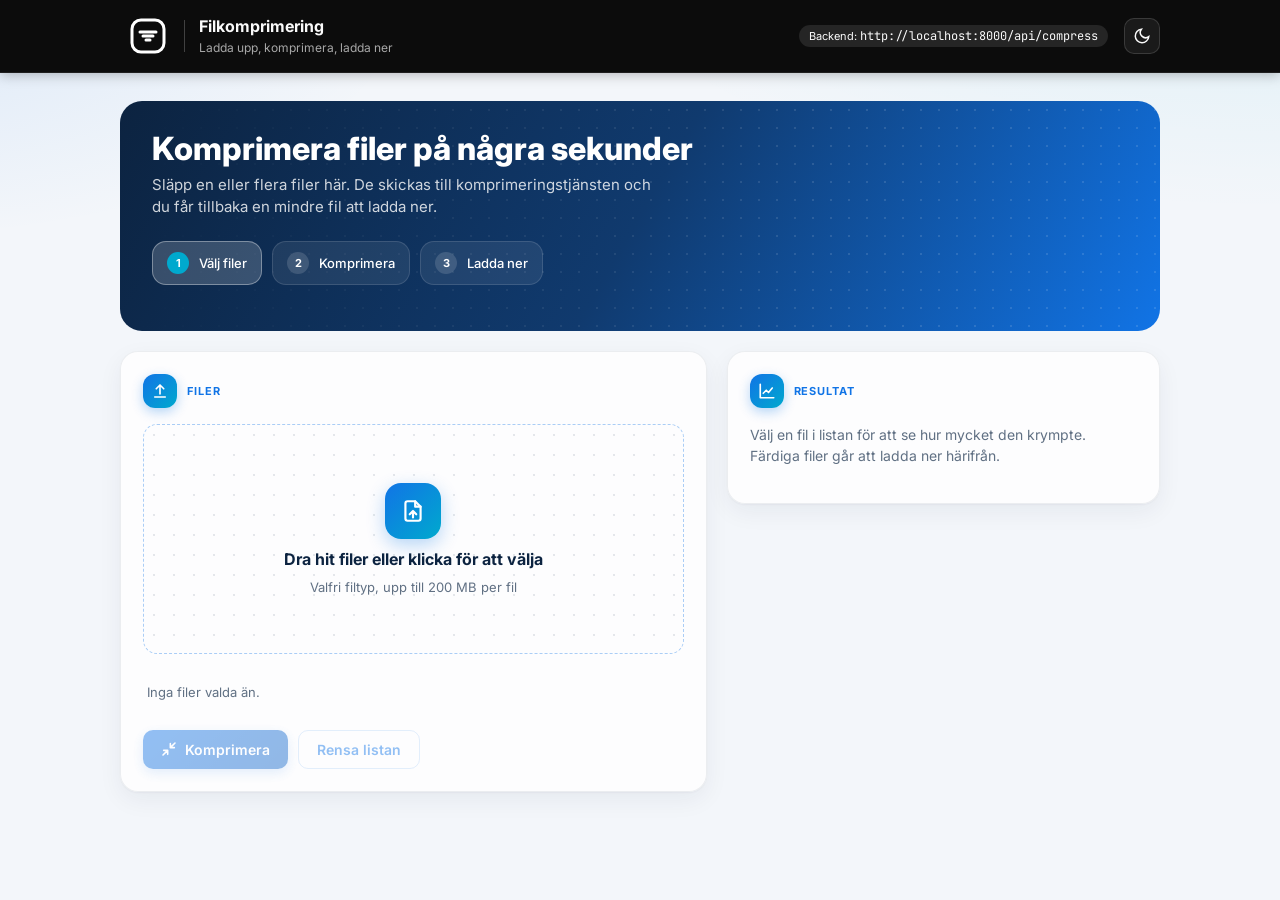
<file: index.html>
<!DOCTYPE html>
<html lang="sv">
<head>
<meta charset="UTF-8">
<meta name="viewport" content="width=device-width, initial-scale=1, viewport-fit=cover">
<title>Filkomprimering</title>
<link rel="preconnect" href="https://fonts.googleapis.com">
<link rel="preconnect" href="https://fonts.gstatic.com" crossorigin>
<link href="https://fonts.googleapis.com/css2?family=Inter:wght@400;500;600;700;800&family=JetBrains+Mono:wght@400;600&display=swap" rel="stylesheet">
<link rel="stylesheet" href="style.css">
</head>
<body>

<header class="is-header">
  <div class="is-header__inner">
    <a class="is-home" href="#" aria-label="Filkomprimering, startsida">
      <!-- Svart SVG som visas vit via filter: invert(1). Byt mot er egen logotyp. -->
      <svg class="is-logo" viewBox="0 0 44 44" aria-hidden="true">
        <rect x="6" y="6" width="32" height="32" rx="9" fill="none" stroke="#000" stroke-width="3"/>
        <path d="M14 18h16M17 22h10M20 26h4" stroke="#000" stroke-width="3" stroke-linecap="round"/>
      </svg>
      <span class="is-divider" aria-hidden="true"></span>
      <span>
        <span class="is-header__title">Filkomprimering</span><br>
        <span class="is-header__sub">Ladda upp, komprimera, ladda ner</span>
      </span>
    </a>
    <span class="is-header__spacer"></span>
    <span class="is-header-chip" id="apiChip">Backend: <span class="is-mono"></span></span>
    <button class="is-theme-btn" id="themeBtn" type="button" aria-label="Växla mörkt läge">
      <svg width="18" height="18" viewBox="0 0 24 24" fill="none" stroke="currentColor" stroke-width="2" stroke-linecap="round"><path d="M21 12.8A9 9 0 1 1 11.2 3a7 7 0 0 0 9.8 9.8z"/></svg>
    </button>
  </div>
</header>

<main>
  <section class="is-hero anim">
    <h1>Komprimera filer på några sekunder</h1>
    <p>Släpp en eller flera filer här. De skickas till komprimeringstjänsten och du får tillbaka en mindre fil att ladda ner.</p>
    <ol class="is-steps" aria-label="Förlopp">
      <li class="is-step is-active" data-step="1"><span class="is-step__n">1</span>Välj filer</li>
      <li class="is-step" data-step="2"><span class="is-step__n">2</span>Komprimera</li>
      <li class="is-step" data-step="3"><span class="is-step__n">3</span>Ladda ner</li>
    </ol>
  </section>

  <div class="grid-2">
    <!-- Uppladdning -->
    <section class="is-card anim anim-2" aria-labelledby="uploadTitle">
      <h2 class="is-section-title" id="uploadTitle">
        <span class="is-icon-tile"><svg viewBox="0 0 24 24" fill="none" stroke="currentColor" stroke-width="2.2" stroke-linecap="round" stroke-linejoin="round"><path d="M12 16V4M7 9l5-5 5 5M5 20h14"/></svg></span>
        Filer
      </h2>

      <label class="is-drop is-graph-surface" id="dropZone" tabindex="0">
        <input type="file" id="fileInput" multiple>
        <span class="is-drop__icon" aria-hidden="true">
          <svg width="26" height="26" viewBox="0 0 24 24" fill="none" stroke="currentColor" stroke-width="2" stroke-linecap="round" stroke-linejoin="round"><path d="M14 3H7a2 2 0 0 0-2 2v14a2 2 0 0 0 2 2h10a2 2 0 0 0 2-2V8z"/><path d="M14 3v5h5M12 18v-6M9 15l3-3 3 3"/></svg>
        </span>
        <span class="is-drop__title">Dra hit filer eller klicka för att välja</span>
        <span class="is-drop__hint" id="limitHint"></span>
      </label>

      <div class="is-list" id="fileList" role="list">
        <div class="is-empty" id="emptyState">Inga filer valda än.</div>
      </div>

      <div class="is-actions">
        <button class="is-btn" id="startBtn" type="button" disabled>
          <svg width="16" height="16" viewBox="0 0 24 24" fill="none" stroke="currentColor" stroke-width="2.4" stroke-linecap="round" stroke-linejoin="round"><path d="M4 14h6v6M20 10h-6V4M14 10l7-7M3 21l7-7"/></svg>
          Komprimera
        </button>
        <button class="is-btn is-btn--ghost" id="clearBtn" type="button" disabled>Rensa listan</button>
      </div>
    </section>

    <!-- Resultat -->
    <section class="is-card is-lift anim anim-3" aria-labelledby="resultTitle" aria-live="polite">
      <h2 class="is-section-title" id="resultTitle">
        <span class="is-icon-tile"><svg viewBox="0 0 24 24" fill="none" stroke="currentColor" stroke-width="2.2" stroke-linecap="round" stroke-linejoin="round"><path d="M3 3v18h18"/><path d="M7 15l4-4 3 3 5-6"/></svg></span>
        Resultat
      </h2>
      <div id="resultBody">
        <p class="is-placeholder">Välj en fil i listan för att se hur mycket den krympte. Färdiga filer går att ladda ner härifrån.</p>
      </div>
    </section>
  </div>
</main>

<script src="function.js" defer></script>
</body>
</html>
</file>
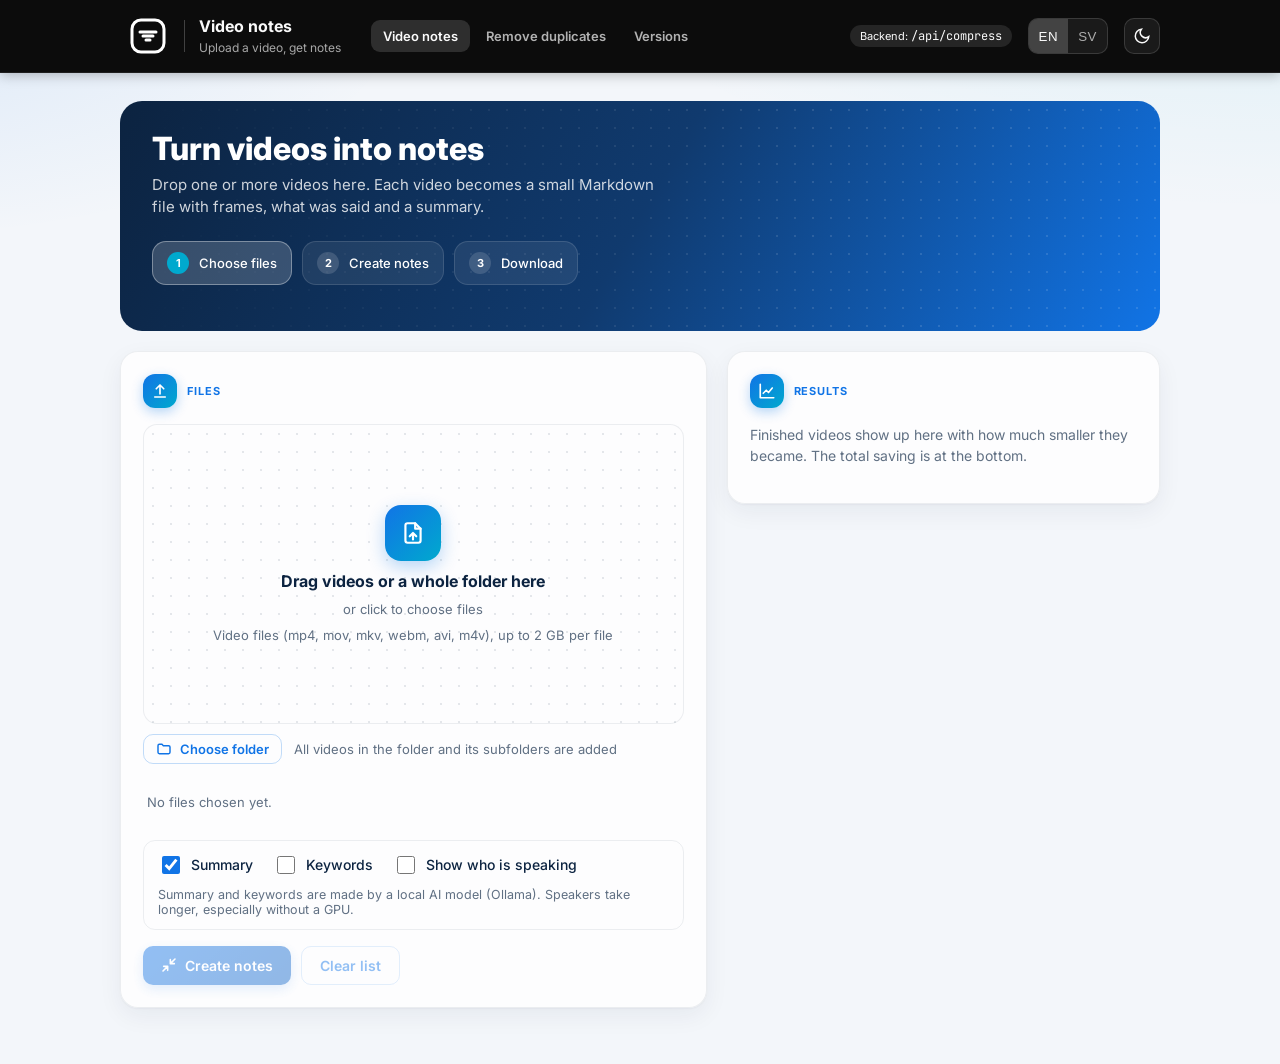
<file: src/website/static/index.html>
<!DOCTYPE html>
<html lang="en">
<head>
<meta charset="UTF-8">
<meta name="viewport" content="width=device-width, initial-scale=1, viewport-fit=cover">
<title data-i18n="app_title">Video notes</title>
<link rel="preconnect" href="https://fonts.googleapis.com">
<link rel="preconnect" href="https://fonts.gstatic.com" crossorigin>
<link href="https://fonts.googleapis.com/css2?family=Inter:wght@400;500;600;700;800&family=JetBrains+Mono:wght@400;600&display=swap" rel="stylesheet">
<link rel="stylesheet" href="style.css">
</head>
<body>

<header class="is-header">
  <div class="is-header__inner">
    <a class="is-home" href="#" data-i18n-attr="aria-label:home_aria">
      <!-- Black SVG shown white via filter: invert(1). Replace with your own logo. -->
      <svg class="is-logo" viewBox="0 0 44 44" aria-hidden="true">
        <rect x="6" y="6" width="32" height="32" rx="9" fill="none" stroke="#000" stroke-width="3"/>
        <path d="M14 18h16M17 22h10M20 26h4" stroke="#000" stroke-width="3" stroke-linecap="round"/>
      </svg>
      <span class="is-divider" aria-hidden="true"></span>
      <span>
        <span class="is-header__title" data-i18n="app_title">Video notes</span><br>
        <span class="is-header__sub" data-i18n="sub">Upload a video, get notes</span>
      </span>
    </a>
    <nav class="is-tabs" data-i18n-attr="aria-label:pages_aria">
      <a class="is-tab" href="index.html" aria-current="page" data-i18n="app_title">Video notes</a>
      <a class="is-tab" href="dedupe.html" data-i18n="dedupe_title">Remove duplicates</a>
      <a class="is-tab" href="versions.html" data-i18n="versions_title">Versions</a>
    </nav>
    <span class="is-header__spacer"></span>
    <span class="is-header-chip" id="apiChip"><span data-i18n="backend_label">Backend:</span> <span class="is-mono"></span></span>
    <div class="is-lang" role="group" data-i18n-attr="aria-label:lang_aria">
      <button type="button" data-lang="en" lang="en" aria-pressed="true">EN</button>
      <button type="button" data-lang="sv" lang="sv" aria-pressed="false">SV</button>
    </div>
    <button class="is-theme-btn" id="themeBtn" type="button" data-i18n-attr="aria-label:theme_aria">
      <svg width="18" height="18" viewBox="0 0 24 24" fill="none" stroke="currentColor" stroke-width="2" stroke-linecap="round"><path d="M21 12.8A9 9 0 1 1 11.2 3a7 7 0 0 0 9.8 9.8z"/></svg>
    </button>
  </div>
</header>

<main>
  <section class="is-hero anim">
    <h1 data-i18n="hero_h1">Turn videos into notes</h1>
    <p data-i18n="hero_p"></p>
    <ol class="is-steps" data-i18n-attr="aria-label:steps_aria">
      <li class="is-step is-active" data-step="1"><span class="is-step__n">1</span><span data-i18n="step_choose"></span></li>
      <li class="is-step" data-step="2"><span class="is-step__n">2</span><span data-i18n="step_create"></span></li>
      <li class="is-step" data-step="3"><span class="is-step__n">3</span><span data-i18n="step_download"></span></li>
    </ol>
  </section>

  <div class="grid-2">
    <!-- Upload -->
    <section class="is-card anim anim-2" aria-labelledby="uploadTitle">
      <h2 class="is-section-title" id="uploadTitle">
        <span class="is-icon-tile"><svg viewBox="0 0 24 24" fill="none" stroke="currentColor" stroke-width="2.2" stroke-linecap="round" stroke-linejoin="round"><path d="M12 16V4M7 9l5-5 5 5M5 20h14"/></svg></span>
        <span data-i18n="files_title"></span>
      </h2>

      <label class="is-drop is-graph-surface" id="dropZone" tabindex="0">
        <input type="file" id="fileInput" multiple accept="video/*,.mkv,.m4v">
        <span class="is-drop__icon" aria-hidden="true">
          <svg width="26" height="26" viewBox="0 0 24 24" fill="none" stroke="currentColor" stroke-width="2" stroke-linecap="round" stroke-linejoin="round"><path d="M14 3H7a2 2 0 0 0-2 2v14a2 2 0 0 0 2 2h10a2 2 0 0 0 2-2V8z"/><path d="M14 3v5h5M12 18v-6M9 15l3-3 3 3"/></svg>
        </span>
        <span class="is-drop__title" data-i18n="drop_title"></span>
        <span class="is-drop__hint" data-i18n="drop_hint"></span>
        <span class="is-drop__hint" id="limitHint"></span>
      </label>
      <input type="file" id="folderInput" webkitdirectory multiple hidden>
      <div class="is-folder-row">
        <button class="is-btn is-btn--ghost is-btn--sm" id="folderBtn" type="button">
          <svg width="16" height="16" viewBox="0 0 24 24" fill="none" stroke="currentColor" stroke-width="2.2" stroke-linecap="round" stroke-linejoin="round" aria-hidden="true"><path d="M3 7a2 2 0 0 1 2-2h4l2 2h8a2 2 0 0 1 2 2v8a2 2 0 0 1-2 2H5a2 2 0 0 1-2-2z"/></svg>
          <span data-i18n="folder_btn"></span>
        </button>
        <span class="is-drop__hint" data-i18n="folder_hint"></span>
      </div>

      <div class="is-queue-head" id="queueHead" hidden></div>
      <div class="is-list" id="fileList" role="list">
        <div class="is-empty" id="emptyState" data-i18n="no_files"></div>
      </div>

      <fieldset class="is-options" id="speakerOptions">
        <label class="is-check">
          <input type="checkbox" id="summaryInput" checked>
          <span data-i18n="opt_summary"></span>
        </label>
        <label class="is-check">
          <input type="checkbox" id="keywordsInput">
          <span data-i18n="opt_keywords"></span>
        </label>
        <label class="is-check">
          <input type="checkbox" id="speakersInput">
          <span data-i18n="opt_speakers"></span>
        </label>
        <label class="is-number" id="numSpeakersLabel">
          <span data-i18n="num_speakers"></span>
          <input type="number" id="numSpeakersInput" min="1" max="20" placeholder="auto" inputmode="numeric">
        </label>
        <p class="is-options__hint" data-i18n="options_hint"></p>
      </fieldset>

      <div class="is-actions">
        <button class="is-btn" id="startBtn" type="button" disabled>
          <svg width="16" height="16" viewBox="0 0 24 24" fill="none" stroke="currentColor" stroke-width="2.4" stroke-linecap="round" stroke-linejoin="round"><path d="M4 14h6v6M20 10h-6V4M14 10l7-7M3 21l7-7"/></svg>
          <span data-i18n="start"></span>
        </button>
        <button class="is-btn is-btn--ghost" id="clearBtn" type="button" disabled data-i18n="clear"></button>
      </div>
    </section>

    <!-- Results -->
    <section class="is-card is-lift anim anim-3" aria-labelledby="resultTitle" aria-live="polite">
      <h2 class="is-section-title" id="resultTitle">
        <span class="is-icon-tile"><svg viewBox="0 0 24 24" fill="none" stroke="currentColor" stroke-width="2.2" stroke-linecap="round" stroke-linejoin="round"><path d="M3 3v18h18"/><path d="M7 15l4-4 3 3 5-6"/></svg></span>
        <span data-i18n="results"></span>
      </h2>
      <div id="resultBody"></div>
    </section>
  </div>
</main>

<script src="i18n.js" defer></script>
<script src="function.js" defer></script>
</body>
</html>
</file>
<file: style.css>
/* Stilar för filkomprimeringssidan. Backend-adressen sätts i function.js (const API_URL). */
  :root {
    --primary: #1174E6;
    --navy: #0C2340;
    --teal: #00A9CE;
    --green: #2E7D32;
    --red: #C62828;
    --orange: #EF6C00;
    --grey: #546E7A;
    --page-bg: #F3F6FA;
    --surface: rgba(255,255,255,.78);
    --text: #0C2340;
    --text-soft: rgba(12,35,64,.65);
    --border: rgba(12,35,64,.07);
    --title: #1174E6;
    --chip-bg: rgba(12,35,64,.06);
    --track: rgba(12,35,64,.08);
    --dot: rgba(12,35,64,.10);
    --shadow: 0 1px 2px rgba(12,35,64,.04), 0 8px 24px rgba(12,35,64,.06);
    --shadow-lg: 0 2px 4px rgba(12,35,64,.05), 0 14px 32px rgba(12,35,64,.10);
    --ui: 'Inter', 'Segoe UI', system-ui, sans-serif;
    --mono: 'JetBrains Mono', 'Cascadia Code', ui-monospace, monospace;
    color-scheme: light;
    box-sizing: border-box;
    padding-top: env(safe-area-inset-top, 0px);
    padding-bottom: env(safe-area-inset-bottom, 0px);
  }
  body.body--dark {
    --page-bg: #0A1424;
    --surface: rgba(17,28,46,.78);
    --text: #E6EEF8;
    --text-soft: rgba(230,238,248,.65);
    --border: rgba(255,255,255,.07);
    --title: #6FB1FF;
    --chip-bg: rgba(255,255,255,.08);
    --track: rgba(255,255,255,.08);
    --dot: rgba(255,255,255,.07);
    --shadow: 0 8px 24px rgba(0,0,0,.25);
    --shadow-lg: 0 14px 34px rgba(0,0,0,.35);
    color-scheme: dark;
  }
  *, *::before, *::after { box-sizing: border-box; }
  html { scroll-padding-top: env(safe-area-inset-top, 0px); }

  body {
    margin: 0;
    min-height: 100vh;
    font-family: var(--ui);
    color: var(--text);
    background:
      radial-gradient(1200px 500px at 100% -10%, rgba(0,169,206,.10), transparent 60%),
      radial-gradient(900px 400px at -10% 0%, rgba(17,116,230,.10), transparent 60%),
      #F3F6FA;
    background-attachment: fixed;
    -webkit-font-smoothing: antialiased;
  }
  body.body--dark {
    background:
      radial-gradient(1200px 500px at 100% -10%, rgba(0,169,206,.12), transparent 60%),
      radial-gradient(900px 400px at -10% 0%, rgba(17,116,230,.14), transparent 60%),
      #0A1424;
    background-attachment: fixed;
  }
  body::before {
    content: ""; position: fixed; inset: 0 0 auto;
    height: env(safe-area-inset-top, 0px); z-index: 10; background: #0C0C0C;
  }

  /* ---------- Header ---------- */
  .is-header {
    position: sticky; top: env(safe-area-inset-top, 0px); z-index: 5;
    background: #0C0C0C; color: #FAFAFA;
    border-bottom: 1px solid rgba(255,255,255,.08);
    box-shadow: 0 2px 12px rgba(0,0,0,.25);
  }
  .is-header__inner {
    max-width: 1080px; margin: 0 auto; padding: 10px 20px;
    display: flex; align-items: center; gap: 16px;
  }
  .is-home {
    display: flex; align-items: center; gap: 14px;
    color: inherit; text-decoration: none; border-radius: 8px; padding: 4px 6px;
    transition: opacity .15s;
  }
  .is-home:hover { opacity: .85; }
  .is-home:focus-visible { outline: none; box-shadow: 0 0 0 3px rgba(255,255,255,.45); }
  .is-logo { height: 44px; width: 44px; filter: invert(1); display: block; }
  .is-divider { width: 1px; height: 32px; background: rgba(255,255,255,.22); }
  .is-header__title { font-weight: 700; font-size: 16px; line-height: 1.2; }
  .is-header__sub { font-size: 12px; opacity: .65; }
  .is-header__spacer { flex: 1; }
  .is-header-chip {
    font-size: 11px; padding: 3px 10px; border-radius: 99px;
    background: rgba(255,255,255,.10); white-space: nowrap;
  }
  .is-theme-btn {
    appearance: none; border: 1px solid rgba(255,255,255,.14);
    background: rgba(255,255,255,.06); color: #FAFAFA;
    width: 36px; height: 36px; border-radius: 10px; cursor: pointer;
    display: grid; place-items: center; transition: background-color .15s;
  }
  .is-theme-btn:hover { background: rgba(255,255,255,.12); }
  .is-theme-btn:focus-visible { outline: none; box-shadow: 0 0 0 3px rgba(255,255,255,.45); }

  /* ---------- Layout ---------- */
  main { max-width: 1080px; margin: 0 auto; padding: 28px 20px 56px; display: grid; gap: 20px; }
  .grid-2 { display: grid; grid-template-columns: 1.15fr .85fr; gap: 20px; align-items: start; }
  @media (max-width: 860px) { .grid-2 { grid-template-columns: 1fr; } }

  /* ---------- Hero ---------- */
  .is-hero {
    border-radius: 22px; color: #fff; position: relative; overflow: hidden;
    background: linear-gradient(120deg, #0C2340 0%, #103A6E 50%, #1174E6 100%);
    padding: 30px 32px;
  }
  .is-hero::after {
    content: ""; position: absolute; inset: 0; pointer-events: none;
    background-image: radial-gradient(rgba(255,255,255,.12) 1px, transparent 1px);
    background-size: 18px 18px;
    -webkit-mask-image: linear-gradient(90deg, transparent, #000 70%);
            mask-image: linear-gradient(90deg, transparent, #000 70%);
  }
  .is-hero > * { position: relative; z-index: 1; }
  .is-hero h1 { margin: 0 0 6px; font-size: clamp(24px, 4vw, 32px); font-weight: 800; line-height: 1.15; }
  .is-hero p { margin: 0; max-width: 56ch; opacity: .8; font-size: 15px; line-height: 1.5; }
  .is-steps { display: flex; flex-wrap: wrap; gap: 10px; margin-top: 22px; list-style: none; padding: 0; }
  .is-step {
    display: flex; align-items: center; gap: 10px;
    border-radius: 14px; padding: 10px 14px;
    background: rgba(255,255,255,.08); border: 1px solid rgba(255,255,255,.12);
    font-size: 13px; font-weight: 500;
    transition: background-color .2s, border-color .2s;
  }
  .is-step__n {
    width: 22px; height: 22px; border-radius: 99px; display: grid; place-items: center;
    background: rgba(255,255,255,.14); font-size: 11px; font-weight: 700;
  }
  .is-step.is-active { background: rgba(255,255,255,.18); border-color: rgba(255,255,255,.35); }
  .is-step.is-active .is-step__n { background: var(--teal); }

  /* ---------- Cards ---------- */
  .is-card {
    border-radius: 18px; background: var(--surface);
    border: 1px solid var(--border); box-shadow: var(--shadow);
    -webkit-backdrop-filter: blur(6px); backdrop-filter: blur(6px);
    padding: 22px;
  }
  .is-lift { transition: transform .18s, box-shadow .18s; }
  .is-lift:hover { transform: translateY(-2px); box-shadow: var(--shadow-lg); }

  .is-section-title {
    display: flex; align-items: center; gap: 10px;
    margin: 0 0 16px; font-size: 11px; font-weight: 700;
    letter-spacing: .08em; text-transform: uppercase; color: var(--title);
  }
  .is-icon-tile {
    border-radius: 12px; padding: 8px; color: #fff; display: inline-grid; place-items: center;
    background: linear-gradient(135deg, #1174E6, #00A9CE);
    box-shadow: 0 4px 12px rgba(17,116,230,.30);
  }
  .is-icon-tile svg { width: 18px; height: 18px; display: block; }

  /* ---------- Drop zone ---------- */
  .is-graph-surface {
    border-radius: 14px;
    background-image: radial-gradient(var(--dot) 1px, transparent 1px);
    background-size: 20px 20px;
    overflow-x: auto;
  }
  .is-drop {
    position: relative; display: flex; flex-direction: column; align-items: center; justify-content: center;
    gap: 10px; text-align: center; min-height: 230px; padding: 28px 20px;
    border: 1.5px dashed rgba(17,116,230,.35); cursor: pointer;
    transition: border-color .15s, background-color .15s, box-shadow .15s;
  }
  .is-drop:hover { border-color: var(--primary); background-color: rgba(17,116,230,.04); }
  .is-drop:focus-visible { outline: none; border-color: var(--primary); box-shadow: 0 0 0 3px rgba(17,116,230,.25); }
  .is-drop.is-dragover {
    border-color: var(--teal); border-style: solid;
    background-color: rgba(0,169,206,.08);
    box-shadow: 0 0 0 4px rgba(0,169,206,.15);
  }
  .is-drop__icon {
    width: 56px; height: 56px; border-radius: 16px; display: grid; place-items: center; color: #fff;
    background: linear-gradient(135deg, #1174E6, #00A9CE);
    box-shadow: 0 6px 18px rgba(17,116,230,.30);
  }
  .is-drop__title { font-size: 16px; font-weight: 700; }
  .is-drop__hint { font-size: 13px; color: var(--text-soft); }
  .is-drop input { position: absolute; width: 1px; height: 1px; opacity: 0; pointer-events: none; }

  .is-btn {
    appearance: none; border: 0; cursor: pointer; font: inherit; font-weight: 600; font-size: 14px;
    padding: 10px 18px; border-radius: 10px; color: #fff;
    background: linear-gradient(135deg, #1174E6, #0E63C7);
    box-shadow: 0 4px 12px rgba(17,116,230,.25);
    transition: transform .15s, box-shadow .15s, opacity .15s;
    display: inline-flex; align-items: center; gap: 8px; text-decoration: none;
  }
  .is-btn:hover { transform: translateY(-1px); box-shadow: 0 6px 16px rgba(17,116,230,.32); }
  .is-btn:focus-visible { outline: none; box-shadow: 0 0 0 3px rgba(17,116,230,.35); }
  .is-btn:disabled { opacity: .45; cursor: not-allowed; transform: none; }
  .is-btn--ghost {
    background: transparent; color: var(--title); box-shadow: none;
    border: 1px solid rgba(17,116,230,.25);
  }
  .is-btn--ghost:hover { background: rgba(17,116,230,.06); box-shadow: none; }
  .is-btn--sm { padding: 6px 12px; font-size: 13px; }

  .is-actions { display: flex; gap: 10px; flex-wrap: wrap; margin-top: 16px; }

  /* ---------- File rows ---------- */
  .is-list { display: grid; gap: 6px; margin-top: 16px; }
  .is-empty { font-size: 13px; color: var(--text-soft); padding: 14px 4px; }
  .is-path-row {
    border-radius: 10px; cursor: pointer; border: 1px solid transparent;
    transition: background-color .15s, border-color .15s;
    display: grid; grid-template-columns: auto 1fr auto; gap: 12px; align-items: center;
    padding: 10px 12px; background: transparent; width: 100%; text-align: left;
    font: inherit; color: inherit;
  }
  .is-path-row:hover { background: rgba(17,116,230,.06); border-color: rgba(17,116,230,.15); }
  .is-path-row:focus-visible { outline: none; border-color: #1174E6; box-shadow: 0 0 0 3px rgba(17,116,230,.25); }
  .is-path-row.is-selected {
    background: rgba(17,116,230,.10); border-color: rgba(17,116,230,.35);
    box-shadow: inset 3px 0 0 #1174E6;
  }
  .is-row__name {
    font-family: var(--mono); font-size: 13px; overflow: hidden; text-overflow: ellipsis; white-space: nowrap;
  }
  .is-row__meta { font-size: 12px; color: var(--text-soft); margin-top: 2px; display: flex; gap: 6px; align-items: center; flex-wrap: wrap; }
  .is-row__main { min-width: 0; }
  .is-mini-bar { height: 4px; border-radius: 99px; background: var(--track); overflow: hidden; margin-top: 6px; }
  .is-mini-bar > div {
    height: 100%; width: 0%; border-radius: 99px;
    background: linear-gradient(90deg, #1174E6, #00A9CE); transition: width .2s ease-out;
  }

  .is-method-badge {
    min-width: 56px; text-align: center; padding: 2px 8px; border-radius: 6px;
    color: #fff; font-size: 11px; font-weight: 700; letter-spacing: .04em;
    background: var(--grey);
  }
  .is-method-badge[data-status="queued"]     { background: var(--grey); }
  .is-method-badge[data-status="uploading"]  { background: var(--primary); }
  .is-method-badge[data-status="processing"] { background: #8E24AA; }
  .is-method-badge[data-status="done"]       { background: var(--green); }
  .is-method-badge[data-status="error"]      { background: var(--red); }

  .is-chip {
    font-size: 11px; padding: 1px 8px; border-radius: 99px;
    background: var(--chip-bg); white-space: nowrap;
  }

  /* ---------- Result ---------- */
  .is-stats { display: grid; grid-template-columns: repeat(3, 1fr); gap: 12px; }
  .is-stat__num { font-size: 28px; font-weight: 800; line-height: 1.1; font-variant-numeric: tabular-nums; }
  .is-stat__label { font-size: 12px; opacity: .65; margin-top: 4px; }
  .is-stat__num.is-good { color: var(--green); }
  body.body--dark .is-stat__num.is-good { color: #66BB6A; }
  .is-stat__num.is-bad { color: var(--orange); }

  .is-dist-bar {
    height: 8px; border-radius: 99px; overflow: hidden; background: var(--track);
    display: flex; margin-top: 18px;
  }
  .is-dist-bar > div { height: 100%; transition: width .4s cubic-bezier(.2,.7,.2,1); }
  .is-legend { display: flex; gap: 14px; margin-top: 8px; font-size: 12px; color: var(--text-soft); flex-wrap: wrap; }
  .is-legend i { display: inline-block; width: 8px; height: 8px; border-radius: 99px; margin-right: 6px; vertical-align: middle; }

  .is-op-card {
    border-radius: 12px; border: 1px solid var(--border); border-left: 4px solid var(--grey);
    padding: 12px 14px; font-size: 13px; line-height: 1.5; margin-top: 16px;
    background: var(--surface);
  }
  .is-op-card[data-kind="ok"]    { border-left-color: var(--green); }
  .is-op-card[data-kind="error"] { border-left-color: var(--red); }
  .is-op-card[data-kind="info"]  { border-left-color: var(--grey); }
  .is-op-card strong { display: block; margin-bottom: 2px; }
  .is-mono { font-family: var(--mono); font-size: 12px; }
  .is-token { color: var(--teal); font-weight: 600; }

  .is-placeholder { font-size: 14px; color: var(--text-soft); line-height: 1.55; }

  /* ---------- Motion ---------- */
  @keyframes fade-up { from { opacity: 0; transform: translateY(8px); } to { opacity: 1; transform: none; } }
  .anim   { animation: fade-up .4s cubic-bezier(.2,.7,.2,1) both; }
  .anim-2 { animation-delay: .06s; } .anim-3 { animation-delay: .12s; } .anim-4 { animation-delay: .18s; }
  @keyframes pulse-ring {
    0%   { box-shadow: inset 3px 0 0 #1174E6, 0 0 0 0 rgba(17,116,230,.45); }
    100% { box-shadow: inset 3px 0 0 #1174E6, 0 0 0 8px rgba(17,116,230,0); }
  }
  .is-pulse { animation: pulse-ring .6s ease-out 2; }
  body.body--dark .is-pulse { --pulse: #6FB1FF; }

  @media (prefers-reduced-motion: reduce) {
    *, *::before, *::after { animation: none !important; transition: none !important; }
  }

  @media (max-width: 560px) {
    .is-header__sub, .is-header-chip { display: none; }
    .is-hero { padding: 24px 20px; }
    .is-stats { grid-template-columns: 1fr 1fr; }
    .is-stat__num { font-size: 24px; }
  }
</file>
<file: src/website/static/style.css>
/* Stilar för filkomprimeringssidan. Backend-adressen sätts i function.js (const API_URL). */
  :root {
    --primary: #1174E6;
    --navy: #0C2340;
    --teal: #00A9CE;
    --green: #2E7D32;
    --red: #C62828;
    --orange: #EF6C00;
    --grey: #546E7A;
    --page-bg: #F3F6FA;
    --surface: rgba(255,255,255,.78);
    --text: #0C2340;
    --text-soft: rgba(12,35,64,.65);
    --border: rgba(12,35,64,.07);
    --title: #1174E6;
    --chip-bg: rgba(12,35,64,.06);
    --track: rgba(12,35,64,.08);
    --dot: rgba(12,35,64,.10);
    --shadow: 0 1px 2px rgba(12,35,64,.04), 0 8px 24px rgba(12,35,64,.06);
    --shadow-lg: 0 2px 4px rgba(12,35,64,.05), 0 14px 32px rgba(12,35,64,.10);
    --ui: 'Inter', 'Segoe UI', system-ui, sans-serif;
    --mono: 'JetBrains Mono', 'Cascadia Code', ui-monospace, monospace;
    color-scheme: light;
    box-sizing: border-box;
    padding-top: env(safe-area-inset-top, 0px);
    padding-bottom: env(safe-area-inset-bottom, 0px);
  }
  body.body--dark {
    --page-bg: #0A1424;
    --surface: rgba(17,28,46,.78);
    --text: #E6EEF8;
    --text-soft: rgba(230,238,248,.65);
    --border: rgba(255,255,255,.07);
    --title: #6FB1FF;
    --chip-bg: rgba(255,255,255,.08);
    --track: rgba(255,255,255,.08);
    --dot: rgba(255,255,255,.07);
    --shadow: 0 8px 24px rgba(0,0,0,.25);
    --shadow-lg: 0 14px 34px rgba(0,0,0,.35);
    color-scheme: dark;
  }
  *, *::before, *::after { box-sizing: border-box; }
  html { scroll-padding-top: env(safe-area-inset-top, 0px); }

  body {
    margin: 0;
    min-height: 100vh;
    font-family: var(--ui);
    color: var(--text);
    background:
      radial-gradient(1200px 500px at 100% -10%, rgba(0,169,206,.10), transparent 60%),
      radial-gradient(900px 400px at -10% 0%, rgba(17,116,230,.10), transparent 60%),
      #F3F6FA;
    background-attachment: fixed;
    -webkit-font-smoothing: antialiased;
  }
  body.body--dark {
    background:
      radial-gradient(1200px 500px at 100% -10%, rgba(0,169,206,.12), transparent 60%),
      radial-gradient(900px 400px at -10% 0%, rgba(17,116,230,.14), transparent 60%),
      #0A1424;
    background-attachment: fixed;
  }
  body::before {
    content: ""; position: fixed; inset: 0 0 auto;
    height: env(safe-area-inset-top, 0px); z-index: 10; background: #0C0C0C;
  }

  /* ---------- Header ---------- */
  .is-header {
    position: sticky; top: env(safe-area-inset-top, 0px); z-index: 5;
    background: #0C0C0C; color: #FAFAFA;
    border-bottom: 1px solid rgba(255,255,255,.08);
    box-shadow: 0 2px 12px rgba(0,0,0,.25);
  }
  .is-header__inner {
    max-width: 1080px; margin: 0 auto; padding: 10px 20px;
    display: flex; align-items: center; gap: 16px;
  }
  .is-home {
    display: flex; align-items: center; gap: 14px;
    color: inherit; text-decoration: none; border-radius: 8px; padding: 4px 6px;
    transition: opacity .15s;
  }
  .is-home:hover { opacity: .85; }
  .is-home:focus-visible { outline: none; box-shadow: 0 0 0 3px rgba(255,255,255,.45); }
  .is-logo { height: 44px; width: 44px; filter: invert(1); display: block; }
  .is-divider { width: 1px; height: 32px; background: rgba(255,255,255,.22); }
  .is-header__title { font-weight: 700; font-size: 16px; line-height: 1.2; }
  .is-header__sub { font-size: 12px; opacity: .65; }
  .is-header__spacer { flex: 1; }
  .is-header-chip {
    font-size: 11px; padding: 3px 10px; border-radius: 99px;
    background: rgba(255,255,255,.10); white-space: nowrap;
  }
  .is-theme-btn {
    appearance: none; border: 1px solid rgba(255,255,255,.14);
    background: rgba(255,255,255,.06); color: #FAFAFA;
    width: 36px; height: 36px; border-radius: 10px; cursor: pointer;
    display: grid; place-items: center; transition: background-color .15s;
  }
  .is-theme-btn:hover { background: rgba(255,255,255,.12); }

  /* Language switch (EN / SV) next to the theme button */
  .is-lang {
    display: inline-flex; border: 1px solid rgba(255,255,255,.14); border-radius: 10px;
    overflow: hidden; height: 36px; background: rgba(255,255,255,.06);
  }
  .is-lang button {
    appearance: none; border: 0; background: transparent; color: rgba(250,250,250,.65);
    font: 600 12px/1 inherit; letter-spacing: .04em; padding: 0 10px; cursor: pointer;
  }
  .is-lang button:hover { color: #FAFAFA; background: rgba(255,255,255,.08); }
  .is-lang button[aria-pressed="true"] { color: #FAFAFA; background: rgba(255,255,255,.18); }
  .is-lang button:focus-visible { outline: none; box-shadow: inset 0 0 0 2px rgba(255,255,255,.55); }
  .is-theme-btn:focus-visible { outline: none; box-shadow: 0 0 0 3px rgba(255,255,255,.45); }

  /* ---------- Layout ---------- */
  main { max-width: 1080px; margin: 0 auto; padding: 28px 20px 56px; display: grid; gap: 20px; }
  .grid-2 { display: grid; grid-template-columns: 1.15fr .85fr; gap: 20px; align-items: start; }
  @media (max-width: 860px) { .grid-2 { grid-template-columns: 1fr; } }

  /* ---------- Hero ---------- */
  .is-hero {
    border-radius: 22px; color: #fff; position: relative; overflow: hidden;
    background: linear-gradient(120deg, #0C2340 0%, #103A6E 50%, #1174E6 100%);
    padding: 30px 32px;
  }
  .is-hero::after {
    content: ""; position: absolute; inset: 0; pointer-events: none;
    background-image: radial-gradient(rgba(255,255,255,.12) 1px, transparent 1px);
    background-size: 18px 18px;
    -webkit-mask-image: linear-gradient(90deg, transparent, #000 70%);
            mask-image: linear-gradient(90deg, transparent, #000 70%);
  }
  .is-hero > * { position: relative; z-index: 1; }
  .is-hero h1 { margin: 0 0 6px; font-size: clamp(24px, 4vw, 32px); font-weight: 800; line-height: 1.15; }
  .is-hero p { margin: 0; max-width: 56ch; opacity: .8; font-size: 15px; line-height: 1.5; }
  .is-steps { display: flex; flex-wrap: wrap; gap: 10px; margin-top: 22px; list-style: none; padding: 0; }
  .is-step {
    display: flex; align-items: center; gap: 10px;
    border-radius: 14px; padding: 10px 14px;
    background: rgba(255,255,255,.08); border: 1px solid rgba(255,255,255,.12);
    font-size: 13px; font-weight: 500;
    transition: background-color .2s, border-color .2s;
  }
  .is-step__n {
    width: 22px; height: 22px; border-radius: 99px; display: grid; place-items: center;
    background: rgba(255,255,255,.14); font-size: 11px; font-weight: 700;
  }
  .is-step.is-active { background: rgba(255,255,255,.18); border-color: rgba(255,255,255,.35); }
  .is-step.is-active .is-step__n { background: var(--teal); }

  /* ---------- Cards ---------- */
  .is-card {
    border-radius: 18px; background: var(--surface);
    border: 1px solid var(--border); box-shadow: var(--shadow);
    -webkit-backdrop-filter: blur(6px); backdrop-filter: blur(6px);
    padding: 22px;
  }
  .is-lift { transition: transform .18s, box-shadow .18s; }
  .is-lift:hover { transform: translateY(-2px); box-shadow: var(--shadow-lg); }

  .is-section-title {
    display: flex; align-items: center; gap: 10px;
    margin: 0 0 16px; font-size: 11px; font-weight: 700;
    letter-spacing: .08em; text-transform: uppercase; color: var(--title);
  }
  .is-icon-tile {
    border-radius: 12px; padding: 8px; color: #fff; display: inline-grid; place-items: center;
    background: linear-gradient(135deg, #1174E6, #00A9CE);
    box-shadow: 0 4px 12px rgba(17,116,230,.30);
  }
  .is-icon-tile svg { width: 18px; height: 18px; display: block; }

  /* ---------- Drop zone ---------- */
  .is-graph-surface {
    border-radius: 14px;
    background-image: radial-gradient(var(--dot) 1px, transparent 1px);
    background-size: 20px 20px;
    overflow-x: auto;
  }
  .is-drop {
    position: relative; display: flex; flex-direction: column; align-items: center; justify-content: center;
    gap: 10px; text-align: center; min-height: 230px; padding: 28px 20px;
    border: 1.5px dashed rgba(17,116,230,.35); cursor: pointer;
    transition: border-color .15s, background-color .15s, box-shadow .15s;
  }
  .is-drop:hover { border-color: var(--primary); background-color: rgba(17,116,230,.04); }
  .is-drop:focus-visible { outline: none; border-color: var(--primary); box-shadow: 0 0 0 3px rgba(17,116,230,.25); }
  .is-drop.is-dragover {
    border-color: var(--teal); border-style: solid;
    background-color: rgba(0,169,206,.08);
    box-shadow: 0 0 0 4px rgba(0,169,206,.15);
  }
  .is-drop__icon {
    width: 56px; height: 56px; border-radius: 16px; display: grid; place-items: center; color: #fff;
    background: linear-gradient(135deg, #1174E6, #00A9CE);
    box-shadow: 0 6px 18px rgba(17,116,230,.30);
  }
  .is-drop__title { font-size: 16px; font-weight: 700; }
  .is-drop__hint { font-size: 13px; color: var(--text-soft); }
  .is-drop input { position: absolute; width: 1px; height: 1px; opacity: 0; pointer-events: none; }

  .is-btn {
    appearance: none; border: 0; cursor: pointer; font: inherit; font-weight: 600; font-size: 14px;
    padding: 10px 18px; border-radius: 10px; color: #fff;
    background: linear-gradient(135deg, #1174E6, #0E63C7);
    box-shadow: 0 4px 12px rgba(17,116,230,.25);
    transition: transform .15s, box-shadow .15s, opacity .15s;
    display: inline-flex; align-items: center; gap: 8px; text-decoration: none;
  }
  .is-btn:hover { transform: translateY(-1px); box-shadow: 0 6px 16px rgba(17,116,230,.32); }
  .is-btn:focus-visible { outline: none; box-shadow: 0 0 0 3px rgba(17,116,230,.35); }
  .is-btn:disabled { opacity: .45; cursor: not-allowed; transform: none; }
  .is-btn--ghost {
    background: transparent; color: var(--title); box-shadow: none;
    border: 1px solid rgba(17,116,230,.25);
  }
  .is-btn--ghost:hover { background: rgba(17,116,230,.06); box-shadow: none; }
  .is-btn--sm { padding: 6px 12px; font-size: 13px; }

  .is-actions { display: flex; gap: 10px; flex-wrap: wrap; margin-top: 16px; }
  .is-options { border: 1px solid var(--border); border-radius: 12px; margin: 16px 0 0;
    padding: 12px 14px; display: flex; flex-wrap: wrap; align-items: center; gap: 10px 20px; }
  .is-options[disabled] { opacity: .6; }
  .is-check, .is-number { display: inline-flex; align-items: center; gap: 8px;
    font-size: 14px; font-weight: 500; cursor: pointer; }
  .is-check input { width: 18px; height: 18px; accent-color: #1174E6; cursor: pointer; }
  .is-number input { width: 72px; padding: 6px 8px; border-radius: 8px; font: inherit;
    border: 1px solid var(--border); background: transparent; color: inherit; }
  .is-number[hidden] { display: none; }
  .is-options__hint { flex-basis: 100%; margin: 0; font-size: 12.5px; color: var(--text-soft); }

  /* ---------- File rows ---------- */
  .is-list { display: grid; gap: 6px; margin-top: 16px; }
  .is-empty { font-size: 13px; color: var(--text-soft); padding: 14px 4px; }
  .is-path-row {
    border-radius: 10px; cursor: pointer; border: 1px solid transparent;
    transition: background-color .15s, border-color .15s;
    display: grid; grid-template-columns: auto 1fr auto; gap: 12px; align-items: center;
    padding: 10px 12px; background: transparent; width: 100%; text-align: left;
    font: inherit; color: inherit;
  }
  .is-path-row:hover { background: rgba(17,116,230,.06); border-color: rgba(17,116,230,.15); }
  .is-path-row:focus-visible { outline: none; border-color: #1174E6; box-shadow: 0 0 0 3px rgba(17,116,230,.25); }
  .is-path-row.is-selected {
    background: rgba(17,116,230,.10); border-color: rgba(17,116,230,.35);
    box-shadow: inset 3px 0 0 #1174E6;
  }
  .is-row__name {
    font-family: var(--mono); font-size: 13px; overflow: hidden; text-overflow: ellipsis; white-space: nowrap;
  }
  .is-row__meta { font-size: 12px; color: var(--text-soft); margin-top: 2px; display: flex; gap: 6px; align-items: center; flex-wrap: wrap; }
  .is-row__main { min-width: 0; }
  .is-mini-bar { height: 4px; border-radius: 99px; background: var(--track); overflow: hidden; margin-top: 6px; }
  .is-mini-bar > div {
    height: 100%; width: 0%; border-radius: 99px;
    background: linear-gradient(90deg, #1174E6, #00A9CE); transition: width .2s ease-out;
  }

  .is-method-badge {
    min-width: 56px; text-align: center; padding: 2px 8px; border-radius: 6px;
    color: #fff; font-size: 11px; font-weight: 700; letter-spacing: .04em;
    background: var(--grey);
  }
  .is-method-badge[data-status="queued"]     { background: var(--grey); }
  .is-method-badge[data-status="uploading"]  { background: var(--primary); }
  .is-method-badge[data-status="processing"] { background: #8E24AA; }
  .is-method-badge[data-status="done"]       { background: var(--green); }
  .is-method-badge[data-status="error"]      { background: var(--red); }

  .is-chip {
    font-size: 11px; padding: 1px 8px; border-radius: 99px;
    background: var(--chip-bg); white-space: nowrap;
  }

  /* ---------- Result ---------- */
  .is-stats { display: grid; grid-template-columns: repeat(3, 1fr); gap: 12px; }
  .is-stat__num { font-size: 28px; font-weight: 800; line-height: 1.1; font-variant-numeric: tabular-nums; }
  .is-stat__label { font-size: 12px; opacity: .65; margin-top: 4px; }
  .is-stat__num.is-good { color: var(--green); }
  body.body--dark .is-stat__num.is-good { color: #66BB6A; }
  .is-stat__num.is-bad { color: var(--orange); }

  .is-dist-bar {
    height: 8px; border-radius: 99px; overflow: hidden; background: var(--track);
    display: flex; margin-top: 18px;
  }
  .is-dist-bar > div { height: 100%; transition: width .4s cubic-bezier(.2,.7,.2,1); }
  .is-legend { display: flex; gap: 18px; margin-top: 12px; font-size: 15px; font-weight: 600; color: var(--text); flex-wrap: wrap; }
  .is-legend i { display: inline-block; width: 11px; height: 11px; border-radius: 99px; margin-right: 8px; vertical-align: middle; }

  .is-op-card {
    border-radius: 12px; border: 1px solid var(--border); border-left: 4px solid var(--grey);
    padding: 12px 14px; font-size: 13px; line-height: 1.5; margin-top: 16px;
    background: var(--surface);
  }
  .is-op-card[data-kind="ok"]    { border-left-color: var(--green); }
  .is-op-card[data-kind="error"] { border-left-color: var(--red); }
  .is-op-card[data-kind="info"]  { border-left-color: var(--grey); }
  .is-op-card strong { display: block; margin-bottom: 2px; }
  .is-mono { font-family: var(--mono); font-size: 12px; }
  .is-token { color: var(--teal); font-weight: 600; }

  .is-placeholder { font-size: 14px; color: var(--text-soft); line-height: 1.55; }


  /* ---------- Kö + resultatlista ---------- */
  .is-queue-head { margin-top: 16px; padding: 12px 14px; border-radius: 12px;
    background: rgba(17,116,230,.06); border: 1px solid rgba(17,116,230,.15); }
  .is-queue-line { display: flex; justify-content: space-between; align-items: center; gap: 12px; font-size: 13px; }
  .is-queue-now { min-width: 0; overflow: hidden; text-overflow: ellipsis; white-space: nowrap; display: flex; align-items: center; gap: 8px; }
  .is-queue-now b { font-family: var(--mono); font-weight: 600; font-size: 12.5px; overflow: hidden; text-overflow: ellipsis; }
  .is-queue-count { flex: none; font-weight: 600; color: var(--title); font-variant-numeric: tabular-nums; }
  .is-spinner { flex: none; width: 14px; height: 14px; border-radius: 99px;
    border: 2px solid rgba(142,36,170,.25); border-top-color: #8E24AA; animation: spin .8s linear infinite; }
  @keyframes spin { to { transform: rotate(360deg); } }

  .is-path-row { cursor: default; }
  .is-row--processing { background: rgba(142,36,170,.07); border-color: rgba(142,36,170,.30); box-shadow: inset 3px 0 0 #8E24AA; }
  .is-row--uploading  { background: rgba(17,116,230,.07); border-color: rgba(17,116,230,.25); box-shadow: inset 3px 0 0 #1174E6; }
  .is-row--done .is-row__name { opacity: .75; }
  .is-row--duplicate { background: rgba(198,40,40,.07); border-color: rgba(198,40,40,.30); box-shadow: inset 3px 0 0 var(--red); }
  .is-row--duplicate .is-row__name { text-decoration: line-through; opacity: .7; }
  .is-method-badge[data-status="duplicate"] { background: var(--red); }
  .is-queue-dups { margin-top: 8px; font-size: 12.5px; font-weight: 600; color: var(--red); }
  body.body--dark .is-queue-dups, body.body--dark .is-row--duplicate .is-bad-text { color: #EF5350; }
  .is-mini-bar.is-indeterminate > div { width: 35%; background: linear-gradient(90deg, #8E24AA, #1174E6);
    animation: indet 1.3s ease-in-out infinite; }
  @keyframes indet { from { transform: translateX(-100%); } to { transform: translateX(290%); } }
  .is-x { appearance: none; border: 0; background: transparent; color: var(--text-soft); cursor: pointer;
    font-size: 18px; line-height: 1; width: 28px; height: 28px; border-radius: 8px; }
  .is-x:hover { background: var(--chip-bg); color: var(--text); }
  .is-x:focus-visible { outline: none; box-shadow: 0 0 0 3px rgba(17,116,230,.25); }

  .is-good-text { color: var(--green); font-weight: 700; }
  body.body--dark .is-good-text { color: #66BB6A; }
  .is-bad-text { color: var(--red); font-weight: 700; }

  .is-res-list { display: grid; gap: 8px; }
  .is-res-row { padding: 10px 12px; border-radius: 10px; border: 1px solid var(--border); display: grid; gap: 6px; }
  .is-res-row--error { border-left: 3px solid var(--red); }
  .is-res-top, .is-res-bottom { display: flex; align-items: center; justify-content: space-between; gap: 10px; min-width: 0; }
  .is-res-top .is-row__name { min-width: 0; }
  .is-res-pct { flex: none; font-size: 15px; font-variant-numeric: tabular-nums; }
  .is-res-bottom .is-row__meta { margin: 0; }
  .is-res-bottom .is-row__meta b { color: var(--text); }
  .is-res-bottom .is-btn--sm { flex: none; padding: 4px 10px; font-size: 12px; }
  .is-dist-bar--thin { height: 4px; margin-top: 0; }
  .is-res-warn { font-size: 12px; color: var(--text-soft); line-height: 1.45; word-break: break-word; }

  .is-total { margin-top: 18px; padding-top: 16px; border-top: 2px solid var(--border); }
  .is-total__title { font-size: 11px; font-weight: 700; letter-spacing: .08em; text-transform: uppercase;
    color: var(--title); margin-bottom: 12px; }
  .is-total .is-stat__num { font-size: 20px; white-space: nowrap; }

  /* ---------- Motion ---------- */
  @keyframes fade-up { from { opacity: 0; transform: translateY(8px); } to { opacity: 1; transform: none; } }
  .anim   { animation: fade-up .4s cubic-bezier(.2,.7,.2,1) both; }
  .anim-2 { animation-delay: .06s; } .anim-3 { animation-delay: .12s; } .anim-4 { animation-delay: .18s; }
  @keyframes pulse-ring {
    0%   { box-shadow: inset 3px 0 0 #1174E6, 0 0 0 0 rgba(17,116,230,.45); }
    100% { box-shadow: inset 3px 0 0 #1174E6, 0 0 0 8px rgba(17,116,230,0); }
  }
  .is-pulse { animation: pulse-ring .6s ease-out 2; }
  body.body--dark .is-pulse { --pulse: #6FB1FF; }

  @media (prefers-reduced-motion: reduce) {
    *, *::before, *::after { animation: none !important; transition: none !important; }
  }

  @media (max-width: 560px) {
    .is-header__sub, .is-header-chip { display: none; }
    .is-hero { padding: 24px 20px; }
    .is-stats { grid-template-columns: 1fr 1fr; }
    .is-stat__num { font-size: 24px; }
  }

  /* ---------- Flikar i headern (Videoanteckningar / Rensa dubbletter) ---------- */
  .is-tabs { display: flex; gap: 4px; margin-left: 8px; }
  .is-tab {
    color: rgba(250,250,250,.7); text-decoration: none; font-size: 13px; font-weight: 600;
    padding: 8px 12px; border-radius: 9px; white-space: nowrap; transition: background-color .15s, color .15s;
  }
  .is-tab:hover { color: #FAFAFA; background: rgba(255,255,255,.08); }
  .is-tab:focus-visible { outline: none; box-shadow: 0 0 0 3px rgba(255,255,255,.45); }
  .is-tab[aria-current="page"] { color: #FAFAFA; background: rgba(255,255,255,.14); }

  /* ---------- Formulärfält ---------- */
  .is-field { display: grid; gap: 6px; margin-top: 14px; }
  .is-field--first { margin-top: 0; }
  .is-field__label { font-size: 13px; font-weight: 600; }
  .is-field__row { display: flex; gap: 8px; min-width: 0; }
  .is-input {
    flex: 1; min-width: 0; padding: 9px 11px; border-radius: 10px; font-family: var(--mono); font-size: 13px;
    border: 1px solid rgba(17,116,230,.22); background: var(--surface); color: inherit;
  }
  .is-input:focus-visible { outline: none; border-color: var(--primary); box-shadow: 0 0 0 3px rgba(17,116,230,.22); }
  .is-field__hint { font-size: 12.5px; color: var(--text-soft); margin: 0; overflow-wrap: anywhere; }
  .is-sub { border-left: 2px solid rgba(17,116,230,.25); padding-left: 14px; margin-top: 14px; }
  .is-sub[hidden] { display: none; }

  /* ---------- Växlar (toggle) ---------- */
  .is-switch { display: flex; align-items: flex-start; gap: 12px; cursor: pointer; margin-top: 16px; position: relative; }
  .is-switch input { position: absolute; opacity: 0; width: 1px; height: 1px; }
  .is-switch__track {
    flex: none; width: 40px; height: 22px; border-radius: 99px; background: rgba(84,110,122,.35);
    position: relative; transition: background-color .15s; margin-top: 1px;
  }
  .is-switch__track::after {
    content: ""; position: absolute; top: 3px; left: 3px; width: 16px; height: 16px; border-radius: 99px;
    background: #fff; box-shadow: 0 1px 3px rgba(0,0,0,.25); transition: transform .15s;
  }
  .is-switch input:checked + .is-switch__track { background: var(--primary); }
  .is-switch input:checked + .is-switch__track::after { transform: translateX(18px); }
  .is-switch--danger input:checked + .is-switch__track { background: var(--red); }
  .is-switch input:focus-visible + .is-switch__track { box-shadow: 0 0 0 3px rgba(17,116,230,.3); }
  .is-switch__text { font-size: 14px; font-weight: 600; line-height: 1.35; }
  .is-switch__text small { display: block; font-weight: 400; font-size: 12.5px; color: var(--text-soft); margin-top: 2px; }

  /* ---------- Segmentväljare ---------- */
  .is-seg { display: inline-flex; border: 1px solid rgba(17,116,230,.22); border-radius: 10px; padding: 3px; gap: 3px; flex-wrap: wrap; justify-self: start; }
  .is-seg button {
    appearance: none; border: 0; background: transparent; color: inherit; font: inherit; font-size: 13px;
    font-weight: 600; padding: 6px 12px; border-radius: 7px; cursor: pointer;
  }
  .is-seg button[aria-pressed="true"] { background: var(--primary); color: #fff; }
  .is-seg button:focus-visible { outline: none; box-shadow: 0 0 0 3px rgba(17,116,230,.3); }

  .is-btn--danger { background: linear-gradient(135deg, #D32F2F, #B71C1C); box-shadow: 0 4px 12px rgba(198,40,40,.25); }
  .is-btn--danger:hover { box-shadow: 0 6px 16px rgba(198,40,40,.32); }
  .is-btn--ghost.is-btn--danger { background: transparent; color: var(--red); border: 1px solid rgba(198,40,40,.35); box-shadow: none; }
  body.body--dark .is-btn--ghost.is-btn--danger { color: #EF9A9A; }
  .is-btn--ghost.is-btn--danger:hover { background: rgba(198,40,40,.08); }

  /* ---------- Dialoger ---------- */
  .is-dialog {
    border: 1px solid var(--border); border-radius: 18px; padding: 0; color: var(--text);
    background: var(--page-bg); box-shadow: var(--shadow-lg); width: min(520px, calc(100vw - 32px));
  }
  .is-dialog::backdrop { background: rgba(5,12,24,.55); }
  .is-dialog__body { padding: 22px; }
  .is-dialog h3 { margin: 0 0 8px; font-size: 18px; }
  .is-dialog p { margin: 0 0 12px; font-size: 14px; line-height: 1.5; color: var(--text-soft); }
  .is-dialog__facts { display: grid; grid-template-columns: auto 1fr; gap: 6px 14px; margin: 14px 0 4px;
    padding: 12px 14px; border-radius: 12px; background: var(--chip-bg); font-size: 14px; }
  .is-dialog__facts dt { color: var(--text-soft); }
  .is-dialog__facts dd { margin: 0; font-weight: 600; overflow-wrap: anywhere; }
  .is-dialog__actions { display: flex; justify-content: flex-end; gap: 10px; padding: 14px 22px;
    border-top: 1px solid var(--border); flex-wrap: wrap; }

  /* Mappväljaren */
  .is-picker { width: min(640px, calc(100vw - 32px)); }
  .is-picker__list { max-height: 46vh; overflow: auto; margin-top: 12px; border: 1px solid var(--border);
    border-radius: 12px; padding: 4px; }
  .is-picker__item {
    display: flex; align-items: center; gap: 10px; width: 100%; padding: 8px 10px; border: 0; border-radius: 8px;
    background: transparent; color: inherit; font: inherit; font-size: 14px; text-align: left; cursor: pointer;
  }
  .is-picker__item:hover, .is-picker__item:focus-visible { outline: none; background: rgba(17,116,230,.08); }
  .is-picker__item svg { flex: none; color: var(--primary); }
  .is-picker__item span { overflow: hidden; text-overflow: ellipsis; white-space: nowrap; }
  .is-picker__chips { display: flex; gap: 6px; flex-wrap: wrap; margin-top: 10px; }
  .is-picker__chips button { appearance: none; border: 1px solid var(--border); background: var(--chip-bg);
    color: inherit; font: inherit; font-size: 12px; padding: 3px 10px; border-radius: 99px; cursor: pointer; }

  /* ---------- Rapport ---------- */
  .is-kv { display: grid; grid-template-columns: 1fr auto; gap: 6px 12px; font-size: 13.5px; margin: 8px 0 0; }
  .is-kv dt { color: var(--text-soft); }
  .is-kv dd { margin: 0; font-weight: 600; text-align: right; font-variant-numeric: tabular-nums; }
  .is-kv--perf { font-size: 15px; gap: 8px 14px; }
  .is-kv--perf dd { font-size: 16px; color: var(--text); }
  .is-subhead { margin: 22px 0 8px; font-size: 12px; font-weight: 700; letter-spacing: .06em;
    text-transform: uppercase; color: var(--text-soft); }
  .is-stage { display: grid; grid-template-columns: 84px 1fr 64px; gap: 10px; align-items: center; font-size: 13px; margin-top: 6px; }
  .is-stage__bar { height: 6px; border-radius: 99px; background: var(--track); overflow: hidden; }
  .is-stage__bar > div { height: 100%; background: linear-gradient(90deg, #1174E6, #00A9CE); border-radius: 99px; }
  .is-stage__val { text-align: right; font-variant-numeric: tabular-nums; color: var(--text-soft); }
  .is-filelist { display: grid; gap: 2px; max-height: 320px; overflow: auto; }
  .is-filerow { display: grid; grid-template-columns: 1fr auto; gap: 2px 10px; padding: 8px 10px; border-radius: 8px; }
  .is-filerow:nth-child(odd) { background: var(--chip-bg); }
  .is-filerow__name { font-family: var(--mono); font-size: 12.5px; overflow-wrap: anywhere; }
  .is-filerow__size { font-size: 12.5px; font-variant-numeric: tabular-nums; color: var(--text-soft); }
  .is-filerow__why { grid-column: 1 / -1; font-size: 12px; color: var(--text-soft); overflow-wrap: anywhere; }
  .is-btn-spinner { width: 16px; height: 16px; border-radius: 99px; border: 2px solid rgba(255,255,255,.4);
    border-top-color: #fff; animation: spin .8s linear infinite; }

  @media (max-width: 720px) {
    .is-tabs { margin-left: 0; }
    .is-header__inner { flex-wrap: wrap; }
    .is-divider { display: none; }
  }

  /* Uppdelning av totalen: anteckningar + borttagna dubbletter */
  .is-total__split { margin-top: 12px; display: grid; gap: 4px; font-size: 12.5px; color: var(--text-soft); }
  .is-total__split > div { display: flex; justify-content: space-between; gap: 12px; }
  .is-total__split b { color: var(--text); font-variant-numeric: tabular-nums; white-space: nowrap; }
  .is-total__dup span, .is-total__dup b { color: var(--red); }
  body.body--dark .is-total__dup span, body.body--dark .is-total__dup b { color: #EF5350; }

  /* Mappar */
  .is-folder-row { display: flex; align-items: center; gap: 12px; flex-wrap: wrap; margin-top: 10px; }
  .is-row__dir { color: var(--text-soft); }
  .is-queue-skip { margin-top: 8px; font-size: 12.5px; color: var(--text-soft); }

/* ---------- Versionsträd (dedupe-resultat) ---------- */
.is-chip { font-size: 11px; font-weight: 700; letter-spacing: .5px; padding: 3px 8px;
  border-radius: 999px; background: var(--chip-bg); color: var(--text); }

/* Versioner-kortet: verktygsrad + prickig graf-yta (inspirerat av Integration Studio) */
.is-graph-card { margin-top: 20px; }
.is-graph-toolbar { display: flex; align-items: center; justify-content: space-between;
  gap: 12px; flex-wrap: wrap; }
.is-graph-controls { display: flex; align-items: center; gap: 8px; flex-wrap: wrap; }
.is-tree-layout { display: grid; grid-template-columns: 240px 1fr; gap: 14px; align-items: start; margin-top: 12px; }
@media (max-width: 760px) { .is-tree-layout { grid-template-columns: 1fr; } }

.is-tree-picker { display: flex; flex-direction: column; gap: 6px; max-height: 320px; overflow: auto; }
.is-tree-rowitem { display: grid; grid-template-columns: auto 1fr auto; gap: 3px 10px;
  align-items: center; padding: 8px 10px; border: 1px solid var(--border); border-radius: 10px;
  background: var(--surface); cursor: pointer; transition: border-color .12s, box-shadow .12s; }
.is-tree-rowitem:hover { border-color: var(--primary); }
.is-tree-rowitem[aria-selected="true"] { border-color: var(--primary);
  box-shadow: 0 0 0 2px rgba(17,116,230,.18); }
.is-tree-rowitem__name { grid-column: 1 / -1; font-weight: 600; font-size: 12.5px;
  overflow: hidden; text-overflow: ellipsis; white-space: nowrap; }
.is-tree-rowitem__meta { font-size: 11.5px; color: var(--text-soft); }
.is-tree-rowitem__saved { font-size: 11.5px; color: var(--green); font-weight: 600; justify-self: end; }

.is-graph-surface { position: relative; border-radius: 14px; min-height: 300px;
  background-image: radial-gradient(rgba(12,35,64,.10) 1px, transparent 1px);
  background-size: 18px 18px; border: 1px solid var(--border); overflow: hidden; }
body.body--dark .is-graph-surface { background-image: radial-gradient(rgba(255,255,255,.07) 1px, transparent 1px); }
.is-graph-chart { width: 100%; height: 300px; }
.is-tree-savings { position: absolute; left: 12px; bottom: 10px; font-size: 12px;
  background: var(--surface); border: 1px solid var(--border); border-radius: 10px;
  padding: 6px 10px; box-shadow: var(--shadow); color: var(--text-soft); }
.is-tree-savings b { color: var(--green); }

/* Popover när man klickar en nod: info + nedladdning */
.is-node-popover { position: absolute; top: 12px; right: 12px; width: 230px;
  background: var(--surface); border: 1px solid var(--accent); border-radius: 12px;
  padding: 14px 14px 12px; box-shadow: var(--shadow-lg); z-index: 4; }
.is-node-popover .is-pop-name { font-weight: 700; font-size: 13px; margin-bottom: 8px;
  padding-right: 18px; word-break: break-word; }
.is-node-popover .is-kv { margin-bottom: 10px; }
.is-node-popover .is-btn { width: 100%; }
.is-pop-close { position: absolute; top: 6px; right: 8px; background: none; border: none;
  font-size: 18px; line-height: 1; color: var(--text-soft); cursor: pointer; }

.is-graph-card:fullscreen { border-radius: 0; padding: 24px; background: var(--page-bg); overflow: auto; }
.is-graph-card:fullscreen .is-graph-chart { height: calc(100vh - 240px); }
.is-graph-card:fullscreen .is-graph-surface { min-height: calc(100vh - 240px); }

.is-tree-dl { display: flex; flex-wrap: wrap; gap: 8px; margin-top: 14px; }

/* Kompakt dedup-statistik: Sidor | Bilder sida vid sida */
.is-dedup-pair { display: grid; grid-template-columns: 1fr 1fr; gap: 10px; margin: 10px 0 2px; }
.is-dedup { border: 1px solid var(--border); border-radius: 12px; padding: 10px 12px;
  background: var(--chip-bg); text-align: center; }
.is-dedup__title { font-size: 11px; text-transform: uppercase; letter-spacing: .5px;
  color: var(--text-soft); margin-bottom: 4px; }
.is-dedup__nums { display: flex; align-items: baseline; justify-content: center; gap: 6px; }
.is-dedup__kept { font-size: 22px; font-weight: 700; color: var(--text); font-variant-numeric: tabular-nums; }
.is-dedup__of { font-size: 13px; color: var(--text-soft); }
.is-dedup__removed { font-size: 12px; color: var(--green); font-weight: 600; margin-top: 2px; }

/* Dedupe-sidan: lista over versionsträd (klick -> /versions) */
.is-tree-list { display: flex; flex-direction: column; gap: 8px; margin: 10px 0; }
.is-tree-rowlink { display: grid; grid-template-columns: auto 1fr auto; gap: 4px 8px;
  align-items: center; padding: 9px 11px; border: 1px solid var(--border); border-radius: 10px;
  background: var(--surface); text-decoration: none; color: var(--text);
  transition: border-color .12s, box-shadow .12s; }
.is-tree-rowlink:hover { border-color: var(--primary); box-shadow: var(--shadow); }
.is-tree-rowlink__name { font-weight: 600; font-size: 12.5px; overflow: hidden; text-overflow: ellipsis; white-space: nowrap; }
.is-tree-rowlink__meta { grid-column: 2; font-size: 11.5px; color: var(--text-soft); white-space: nowrap; }
.is-tree-rowlink__saved { grid-column: 3; grid-row: 1; font-size: 11.5px; color: var(--green); font-weight: 600; white-space: nowrap; }
.is-tree-rowlink__arrow { grid-column: 3; grid-row: 2; color: var(--primary); font-size: 15px; justify-self: end; }

/* /versions-sidan: tabell till vänster, graf till höger */
.is-versions-layout { display: grid; grid-template-columns: 300px 1fr; gap: 18px; align-items: start; }
@media (max-width: 820px) { .is-versions-layout { grid-template-columns: 1fr; } }
.is-fam-list { display: flex; flex-direction: column; gap: 6px; max-height: 70vh; overflow: auto; }
.is-fam-row { display: grid; grid-template-columns: auto 1fr auto; gap: 3px 10px; align-items: center;
  padding: 10px 12px; border: 1px solid var(--border); border-radius: 12px; background: var(--surface);
  cursor: pointer; transition: border-color .12s, box-shadow .12s; }
.is-fam-row:hover { border-color: var(--primary); }
.is-fam-row[aria-selected="true"] { border-color: var(--primary); box-shadow: 0 0 0 2px rgba(17,116,230,.18); }
.is-fam-row__name { grid-column: 1 / -1; font-weight: 600; font-size: 13px; overflow: hidden; text-overflow: ellipsis; white-space: nowrap; }
.is-fam-row__meta { font-size: 12px; color: var(--text-soft); }
.is-fam-row__saved { font-size: 12px; color: var(--green); font-weight: 600; justify-self: end; }

/* Dedupe layout: stacked left column (Folders + Versions + Shared pictures) */
.is-col { display: flex; flex-direction: column; gap: 20px; min-width: 0; }
/* Results header: title left, run-time top-right */
.is-result-head { display: flex; align-items: center; justify-content: space-between; gap: 12px; }
.is-result-time { font-size: 12.5px; color: var(--text-soft); font-variant-numeric: tabular-nums; white-space: nowrap; }
</file>
